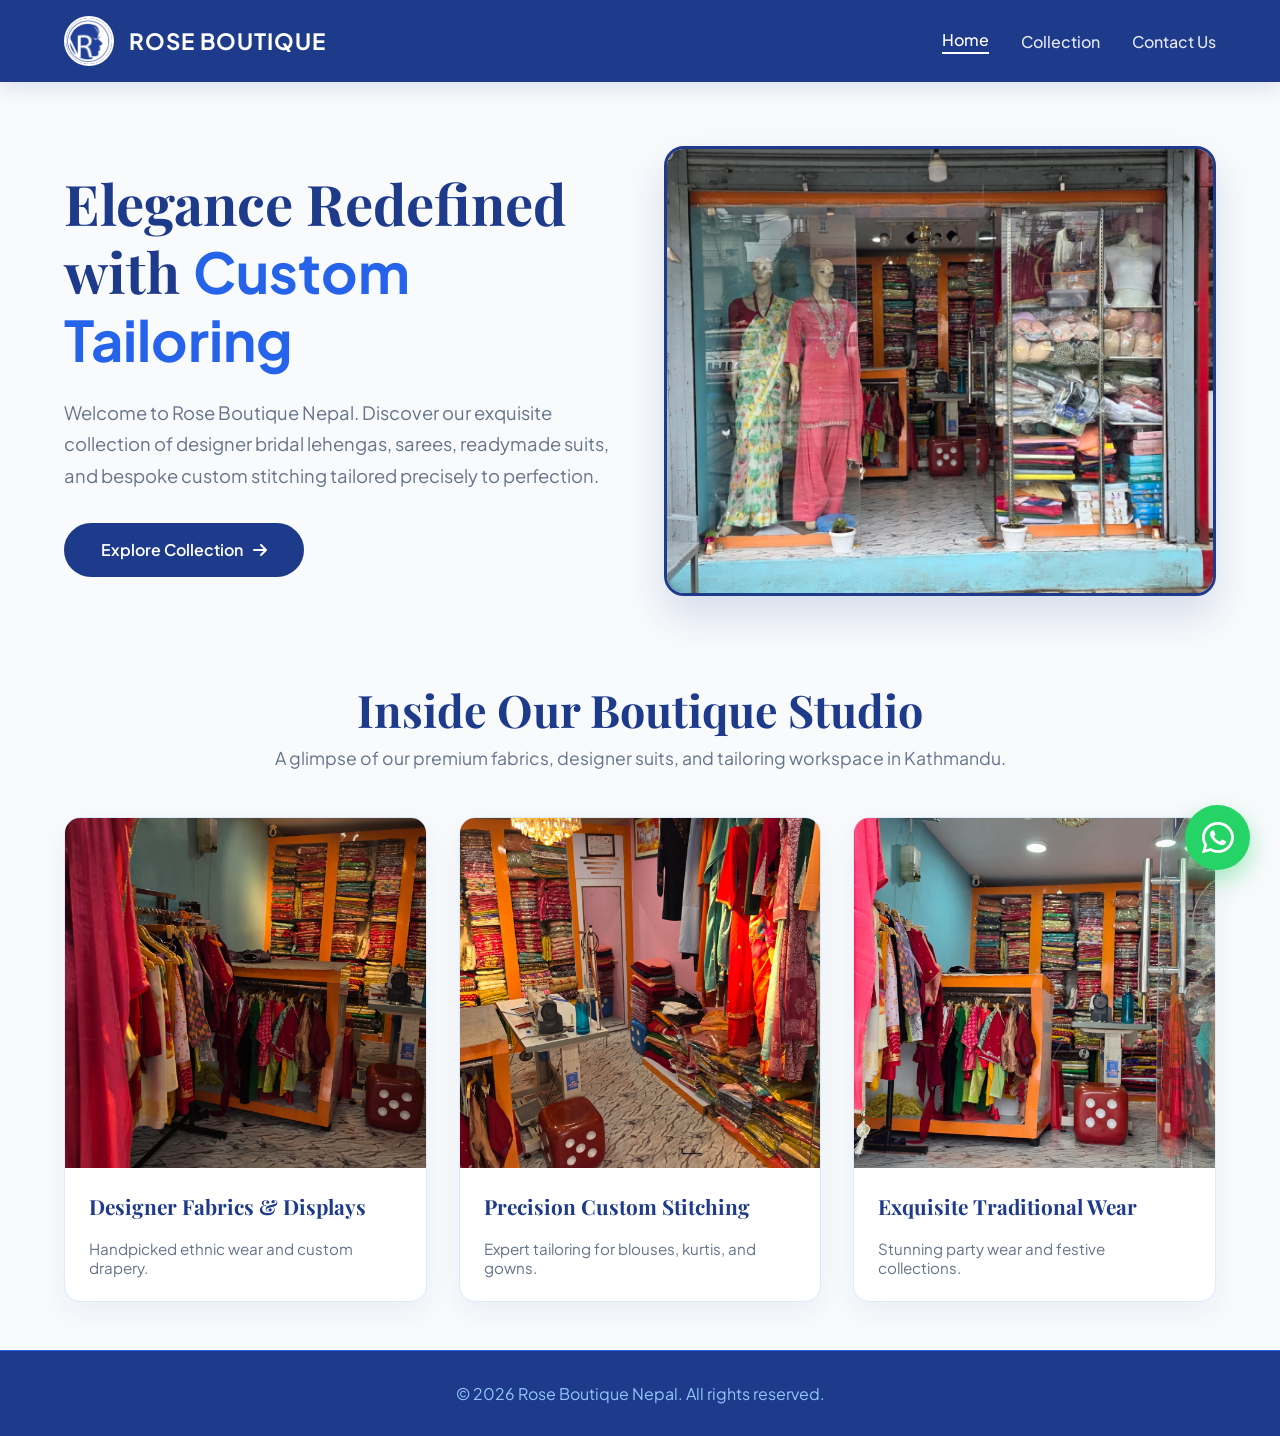
<file: index.html>
<!DOCTYPE html>
<html lang="en">
<head>
    <meta charset="UTF-8">
    <meta name="viewport" content="width=device-width, initial-scale=1.0">
    <title>Rose Boutique Nepal - Luxury Designer Wear & Tailoring</title>
    <link rel="icon" type="image/jpeg" href="logo 2.jpeg">
    <link rel="stylesheet" href="style.css">
    <link rel="stylesheet" href="https://cdnjs.cloudflare.com/ajax/libs/font-awesome/6.4.0/css/all.min.css">
</head>
<body>

    <!-- Header & Navigation -->
    <header>
        <nav>
            <a href="index.html" class="brand">
                <img src="logo 2.jpeg" alt="Rose Boutique Logo">
                <span class="brand-title">ROSE BOUTIQUE</span>
            </a>

            <div class="nav-links">
                <a href="index.html" class="active">Home</a>
                <a href="collection.html">Collection</a>
                <a href="contact.html">Contact Us</a>
            </div>
        </nav>
    </header>

    <!-- Hero Section -->
    <section class="hero">
        <div class="hero-content">
            <h1>Elegance Redefined with <span>Custom Tailoring</span></h1>
            <p>Welcome to Rose Boutique Nepal. Discover our exquisite collection of designer bridal lehengas, sarees, readymade suits, and bespoke custom stitching tailored precisely to perfection.</p>
            <a href="collection.html" class="btn btn-primary">
                Explore Collection <i class="fa-solid fa-arrow-right"></i>
            </a>
        </div>
        <div class="hero-image">
            <img src="img3.jpeg" alt="Rose Boutique Storefront">
        </div>
    </section>

    <!-- Boutique Showcase Gallery -->
    <div class="container" style="margin-top: 1rem;">
        <h2 class="section-title">Inside Our Boutique Studio</h2>
        <p class="section-subtitle">A glimpse of our premium fabrics, designer suits, and tailoring workspace in Kathmandu.</p>
        
        <div class="grid">
            <div class="card">
                <img src="img1.jpeg" alt="Designer Fabrics & Displays">
                <div class="card-body">
                    <h3 class="card-title">Designer Fabrics & Displays</h3>
                    <p style="color: var(--text-muted); font-size: 0.95rem;">Handpicked ethnic wear and custom drapery.</p>
                </div>
            </div>
            <div class="card">
                <img src="img2.jpeg" alt="Precision Custom Stitching">
                <div class="card-body">
                    <h3 class="card-title">Precision Custom Stitching</h3>
                    <p style="color: var(--text-muted); font-size: 0.95rem;">Expert tailoring for blouses, kurtis, and gowns.</p>
                </div>
            </div>
            <div class="card">
                <img src="img4.jpeg" alt="Exquisite Traditional Wear">
                <div class="card-body">
                    <h3 class="card-title">Exquisite Traditional Wear</h3>
                    <p style="color: var(--text-muted); font-size: 0.95rem;">Stunning party wear and festive collections.</p>
                </div>
            </div>
        </div>
    </div>

    <!-- Footer -->
    <footer>
        <p>&copy; 2026 Rose Boutique Nepal. All rights reserved.</p>
    </footer>

    <!-- Floating WhatsApp -->
    <a href="https://wa.me/9779841024182?text=Hello%20Rose%20Boutique!%20I%20visited%20your%20website%20and%20want%20to%20inquire%20about%20your%20collection." target="_blank" class="floating-whatsapp" title="Chat on WhatsApp">
        <i class="fa-brands fa-whatsapp"></i>
    </a>
</body>
</html>
</file>
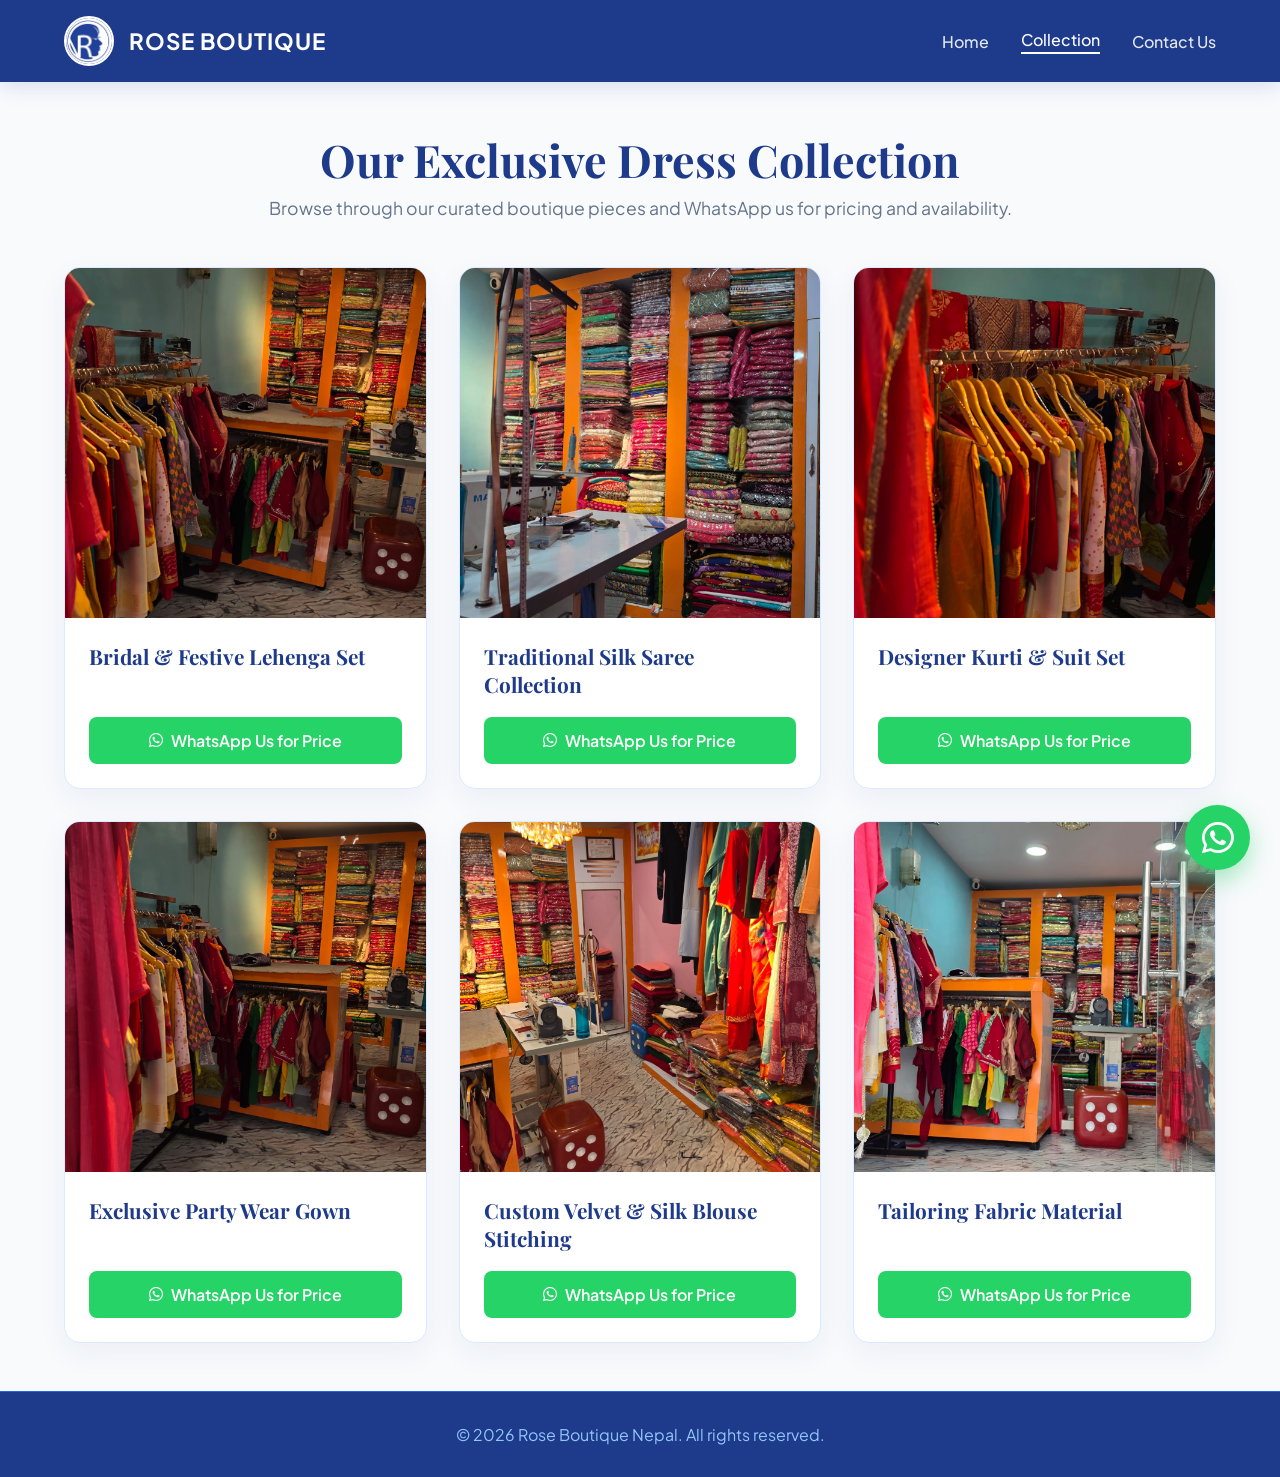
<file: collection.html>
<!DOCTYPE html>
<html lang="en">
<head>
    <meta charset="UTF-8">
    <meta name="viewport" content="width=device-width, initial-scale=1.0">
    <title>Rose Boutique Nepal - Exclusive Collection</title>
    <link rel="icon" type="image/jpeg" href="logo 2.jpeg">
    <link rel="stylesheet" href="style.css">
    <link rel="stylesheet" href="https://cdnjs.cloudflare.com/ajax/libs/font-awesome/6.4.0/css/all.min.css">
</head>
<body>

    <!-- Header & Navigation -->
    <header>
        <nav>
            <a href="index.html" class="brand">
                <img src="logo 2.jpeg" alt="Rose Boutique Logo">
                <span class="brand-title">ROSE BOUTIQUE</span>
            </a>

            <div class="nav-links">
                <a href="index.html">Home</a>
                <a href="collection.html" class="active">Collection</a>
                <a href="contact.html">Contact Us</a>
            </div>
        </nav>
    </header>

    <!-- Collection Grid -->
    <div class="container">
        <h2 class="section-title">Our Exclusive Dress Collection</h2>
        <p class="section-subtitle">Browse through our curated boutique pieces and WhatsApp us for pricing and availability.</p>

        <div class="grid" id="productGrid">
            
            <!-- Item 1 -->
            <div class="card">
                <img src="img5.jpeg" alt="Bridal Lehenga">
                <div class="card-body">
                    <h3 class="card-title">Bridal & Festive Lehenga Set</h3>
                    <a href="https://wa.me/9779841024182?text=Hello%20Rose%20Boutique!%20Could%20you%20please%20tell%20me%20the%20price%20for%20the%20Bridal%20%26%20Festive%20Lehenga%20Set?" target="_blank" class="btn-whatsapp">
                        <i class="fa-brands fa-whatsapp"></i> WhatsApp Us for Price
                    </a>
                </div>
            </div>

            <!-- Item 2 -->
            <div class="card">
                <img src="img6.jpeg" alt="Designer Saree">
                <div class="card-body">
                    <h3 class="card-title">Traditional Silk Saree Collection</h3>
                    <a href="https://wa.me/9779841024182?text=Hello%20Rose%20Boutique!%20Could%20you%20please%20tell%20me%20the%20price%20for%20the%20Traditional%20Silk%20Saree%20Collection?" target="_blank" class="btn-whatsapp">
                        <i class="fa-brands fa-whatsapp"></i> WhatsApp Us for Price
                    </a>
                </div>
            </div>

            <!-- Item 3 -->
            <div class="card">
                <img src="img7.jpeg" alt="Designer Kurti Set">
                <div class="card-body">
                    <h3 class="card-title">Designer Kurti & Suit Set</h3>
                    <a href="https://wa.me/9779841024182?text=Hello%20Rose%20Boutique!%20Could%20you%20please%20tell%20me%20the%20price%20for%20the%20Designer%20Kurti%20%26%20Suit%20Set?" target="_blank" class="btn-whatsapp">
                        <i class="fa-brands fa-whatsapp"></i> WhatsApp Us for Price
                    </a>
                </div>
            </div>

            <!-- Item 4 -->
            <div class="card">
                <img src="img1.jpeg" alt="Party Wear">
                <div class="card-body">
                    <h3 class="card-title">Exclusive Party Wear Gown</h3>
                    <a href="https://wa.me/9779841024182?text=Hello%20Rose%20Boutique!%20Could%20you%20please%20tell%20me%20the%20price%20for%20the%20Exclusive%20Party%20Wear%20Gown?" target="_blank" class="btn-whatsapp">
                        <i class="fa-brands fa-whatsapp"></i> WhatsApp Us for Price
                    </a>
                </div>
            </div>

            <!-- Item 5 -->
            <div class="card">
                <img src="img2.jpeg" alt="Custom Blouse Stitching">
                <div class="card-body">
                    <h3 class="card-title">Custom Velvet & Silk Blouse Stitching</h3>
                    <a href="https://wa.me/9779841024182?text=Hello%20Rose%20Boutique!%20I%20would%20like%20to%20inquire%20about%20pricing%20for%20Custom%20Blouse%20Stitching." target="_blank" class="btn-whatsapp">
                        <i class="fa-brands fa-whatsapp"></i> WhatsApp Us for Price
                    </a>
                </div>
            </div>

            <!-- Item 6 -->
            <div class="card">
                <img src="img4.jpeg" alt="Custom Fabrics">
                <div class="card-body">
                    <h3 class="card-title">Tailoring Fabric Material</h3>
                    <a href="https://wa.me/9779841024182?text=Hello%20Rose%20Boutique!%20I%20would%20like%20to%20inquire%20about%20pricing%20for%20Tailoring%20Fabric%20Materials." target="_blank" class="btn-whatsapp">
                        <i class="fa-brands fa-whatsapp"></i> WhatsApp Us for Price
                    </a>
                </div>
            </div>

        </div>
    </div>

    <!-- Footer -->
    <footer>
        <p>&copy; 2026 Rose Boutique Nepal. All rights reserved.</p>
    </footer>

    <!-- Floating WhatsApp -->
    <a href="https://wa.me/9779841024182" target="_blank" class="floating-whatsapp" title="Chat on WhatsApp">
        <i class="fa-brands fa-whatsapp"></i>
    </a>
</body>
</html>
</file>
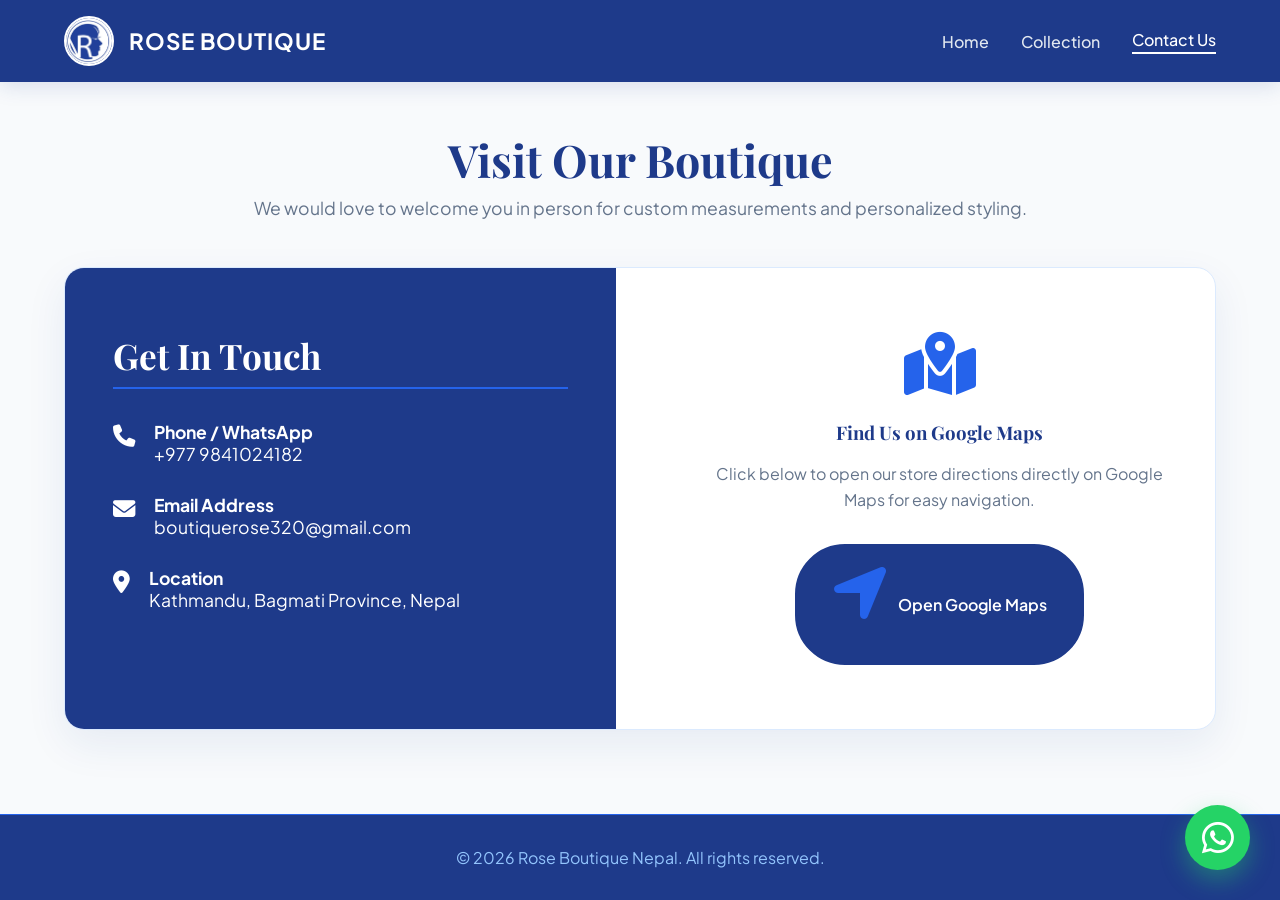
<file: contact.html>
<!DOCTYPE html>
<html lang="en">
<head>
    <meta charset="UTF-8">
    <meta name="viewport" content="width=device-width, initial-scale=1.0">
    <title>Rose Boutique Nepal - Contact & Location</title>
    <link rel="icon" type="image/jpeg" href="logo 2.jpeg">
    <link rel="stylesheet" href="style.css">
    <link rel="stylesheet" href="https://cdnjs.cloudflare.com/ajax/libs/font-awesome/6.4.0/css/all.min.css">
</head>
<body>

    <!-- Header & Navigation -->
    <header>
        <nav>
            <a href="index.html" class="brand">
                <img src="logo 2.jpeg" alt="Rose Boutique Logo">
                <span class="brand-title">ROSE BOUTIQUE</span>
            </a>

            <div class="nav-links">
                <a href="index.html">Home</a>
                <a href="collection.html">Collection</a>
                <a href="contact.html" class="active">Contact Us</a>
            </div>
        </nav>
    </header>

    <!-- Contact Section -->
    <div class="container">
        <h2 class="section-title">Visit Our Boutique</h2>
        <p class="section-subtitle">We would love to welcome you in person for custom measurements and personalized styling.</p>

        <div class="contact-wrapper">
            <!-- Contact Details -->
            <div class="contact-info">
                <h3>Get In Touch</h3>
                
                <div class="info-item">
                    <i class="fa-solid fa-phone"></i>
                    <div>
                        <strong>Phone / WhatsApp</strong><br>
                        <a href="tel:+9779841024182">+977 9841024182</a>
                    </div>
                </div>

                <div class="info-item">
                    <i class="fa-solid fa-envelope"></i>
                    <div>
                        <strong>Email Address</strong><br>
                        <a href="mailto:boutiquerose320@gmail.com">boutiquerose320@gmail.com</a>
                    </div>
                </div>

                <div class="info-item">
                    <i class="fa-solid fa-location-dot"></i>
                    <div>
                        <strong>Location</strong><br>
                        Kathmandu, Bagmati Province, Nepal
                    </div>
                </div>
            </div>

            <!-- Map Action Card -->
            <div class="contact-map-action">
                <i class="fa-solid fa-map-location-dot"></i>
                <h3 style="color: var(--primary-blue); margin-bottom: 1rem;">Find Us on Google Maps</h3>
                <p style="color: var(--text-muted); margin-bottom: 2rem; line-height: 1.6;">Click below to open our store directions directly on Google Maps for easy navigation.</p>
                <a href="https://maps.app.goo.gl/nKoG8FRgTyKag3pb9" target="_blank" class="btn btn-primary">
                    <i class="fa-solid fa-location-arrow"></i> Open Google Maps
                </a>
            </div>
        </div>
    </div>

    <!-- Footer -->
    <footer>
        <p>&copy; 2026 Rose Boutique Nepal. All rights reserved.</p>
    </footer>

    <!-- Floating WhatsApp -->
    <a href="https://wa.me/9779841024182" target="_blank" class="floating-whatsapp" title="Chat on WhatsApp">
        <i class="fa-brands fa-whatsapp"></i>
    </a>
</body>
</html>
</file>
<file: style.css>
@import url('https://fonts.googleapis.com/css2?family=Playfair+Display:ital,wght@0,400..900;1,400..900&family=Plus+Jakarta+Sans:wght@300;400;500;600;700&display=swap');

:root {
    --primary-blue: #1E3A8A;
    --royal-blue: #2563EB;
    --light-blue-bg: #F8FAFC;
    --accent-blue: #DBEAFE;
    --text-dark: #0F172A;
    --text-muted: #64748B;
    --white: #FFFFFF;
}

* {
    margin: 0;
    padding: 0;
    box-sizing: border-box;
    font-family: 'Plus Jakarta Sans', sans-serif;
}

body {
    background-color: var(--light-blue-bg);
    color: var(--text-dark);
    display: flex;
    flex-direction: column;
    min-height: 100vh;
}

h1, h2, h3, h4, .logo-text {
    font-family: 'Playfair Display', serif;
}

/* --- Header / Navigation --- */
header {
    background-color: var(--primary-blue);
    position: sticky;
    top: 0;
    z-index: 1000;
    box-shadow: 0 4px 20px rgba(30, 58, 138, 0.15);
}

nav {
    max-width: 1300px;
    margin: 0 auto;
    padding: 1rem 5%;
    display: flex;
    justify-content: space-between;
    align-items: center;
    gap: 1.5rem;
}

.brand {
    display: flex;
    align-items: center;
    gap: 15px;
    text-decoration: none;
}

.brand img {
    width: 50px;
    height: 50px;
    border-radius: 50%;
    object-fit: cover;
    border: 2px solid var(--white);
    background-color: var(--white);
}

.brand-title {
    color: var(--white);
    font-size: 1.4rem;
    font-weight: 700;
    letter-spacing: 1px;
}

.nav-links {
    display: flex;
    gap: 2rem;
    align-items: center;
}

.nav-links a {
    color: #E2E8F0;
    text-decoration: none;
    font-size: 1rem;
    font-weight: 500;
    transition: color 0.3s ease;
}

.nav-links a:hover,
.nav-links a.active {
    color: var(--white);
    border-bottom: 2px solid var(--white);
    padding-bottom: 2px;
}

/* --- Hero Section --- */
.hero {
    max-width: 1300px;
    margin: 4rem auto;
    padding: 0 5%;
    display: flex;
    align-items: center;
    justify-content: space-between;
    gap: 3rem;
}

.hero-content {
    flex: 1;
}

.hero-content h1 {
    font-size: 3.5rem;
    color: var(--primary-blue);
    line-height: 1.2;
    margin-bottom: 1.5rem;
}

.hero-content h1 span {
    color: var(--royal-blue);
}

.hero-content p {
    font-size: 1.15rem;
    color: var(--text-muted);
    line-height: 1.7;
    margin-bottom: 2rem;
}

.hero-image {
    flex: 1;
}

.hero-image img {
    width: 100%;
    height: 450px;
    object-fit: cover;
    border-radius: 20px;
    box-shadow: 0 20px 40px rgba(30, 58, 138, 0.15);
    border: 3px solid var(--primary-blue);
}

/* --- Buttons --- */
.btn {
    padding: 0.9rem 2.2rem;
    border-radius: 50px;
    text-decoration: none;
    font-weight: 600;
    font-size: 1rem;
    display: inline-flex;
    align-items: center;
    gap: 10px;
    transition: all 0.3s ease;
}

.btn-primary {
    background-color: var(--primary-blue);
    color: var(--white);
    border: 2px solid var(--primary-blue);
}

.btn-primary:hover {
    background-color: var(--royal-blue);
    border-color: var(--royal-blue);
    transform: translateY(-2px);
}

.btn-whatsapp {
    background-color: #25D366;
    color: white;
    width: 100%;
    justify-content: center;
    padding: 0.8rem;
    border-radius: 8px;
    margin-top: auto;
    font-weight: 600;
    text-decoration: none;
    transition: background 0.3s, transform 0.2s;
    display: flex;
    align-items: center;
    gap: 8px;
}

.btn-whatsapp:hover {
    background-color: #1ebe57;
    transform: translateY(-2px);
}

/* --- Gallery & Grid Sections --- */
.container {
    max-width: 1300px;
    margin: 3rem auto;
    padding: 0 5%;
    flex: 1;
    width: 100%;
}

.section-title {
    text-align: center;
    font-size: 2.8rem;
    color: var(--primary-blue);
    margin-bottom: 0.5rem;
}

.section-subtitle {
    text-align: center;
    color: var(--text-muted);
    font-size: 1.1rem;
    margin-bottom: 3rem;
}

.grid {
    display: grid;
    grid-template-columns: repeat(auto-fit, minmax(280px, 1fr));
    gap: 2rem;
}

.card {
    background: var(--white);
    border-radius: 16px;
    overflow: hidden;
    box-shadow: 0 10px 30px rgba(30, 58, 138, 0.06);
    display: flex;
    flex-direction: column;
    transition: transform 0.3s ease, box-shadow 0.3s ease;
    border: 1px solid var(--accent-blue);
}

.card:hover {
    transform: translateY(-6px);
    box-shadow: 0 20px 40px rgba(30, 58, 138, 0.12);
}

.card img {
    width: 100%;
    height: 350px;
    object-fit: cover;
}

.card-body {
    padding: 1.5rem;
    display: flex;
    flex-direction: column;
    flex-grow: 1;
}

.card-title {
    font-size: 1.3rem;
    color: var(--primary-blue);
    margin-bottom: 1.2rem;
}

/* --- Contact Page Styling --- */
.contact-wrapper {
    display: grid;
    grid-template-columns: 1fr 1fr;
    gap: 3rem;
    background: var(--white);
    border-radius: 20px;
    overflow: hidden;
    box-shadow: 0 15px 40px rgba(30, 58, 138, 0.08);
    border: 1px solid var(--accent-blue);
}

.contact-info {
    background: var(--primary-blue);
    color: var(--white);
    padding: 4rem 3rem;
}

.contact-info h3 {
    color: var(--white);
    font-size: 2.2rem;
    margin-bottom: 2rem;
    border-bottom: 2px solid var(--royal-blue);
    padding-bottom: 0.5rem;
}

.info-item {
    display: flex;
    align-items: flex-start;
    gap: 1.2rem;
    margin-bottom: 1.8rem;
    font-size: 1.1rem;
}

.info-item i {
    color: var(--white);
    font-size: 1.4rem;
    margin-top: 4px;
}

.info-item a {
    color: var(--white);
    text-decoration: none;
}

.info-item a:hover {
    text-decoration: underline;
}

.contact-map-action {
    padding: 4rem 3rem;
    display: flex;
    flex-direction: column;
    justify-content: center;
    align-items: center;
    text-align: center;
}

.contact-map-action i {
    font-size: 4rem;
    color: var(--royal-blue);
    margin-bottom: 1.5rem;
}

/* --- Footer --- */
footer {
    background-color: var(--primary-blue);
    color: #93C5FD;
    text-align: center;
    padding: 2rem;
    margin-top: auto;
    border-top: 1px solid var(--royal-blue);
}

/* Floating WhatsApp Widget */
.floating-whatsapp {
    position: fixed;
    bottom: 30px;
    right: 30px;
    background-color: #25D366;
    color: white;
    width: 65px;
    height: 65px;
    border-radius: 50%;
    display: flex;
    align-items: center;
    justify-content: center;
    font-size: 36px;
    box-shadow: 0 10px 25px rgba(37, 211, 102, 0.4);
    z-index: 999;
    transition: transform 0.3s;
    text-decoration: none;
}

.floating-whatsapp:hover {
    transform: scale(1.1);
}

@media (max-width: 900px) {
    .hero, .contact-wrapper {
        flex-direction: column;
        grid-template-columns: 1fr;
    }
    .hero-content h1 {
        font-size: 2.5rem;
    }
    nav {
        flex-direction: column;
        align-items: center;
    }
    .nav-links {
        justify-content: center;
    }
}
</file>
